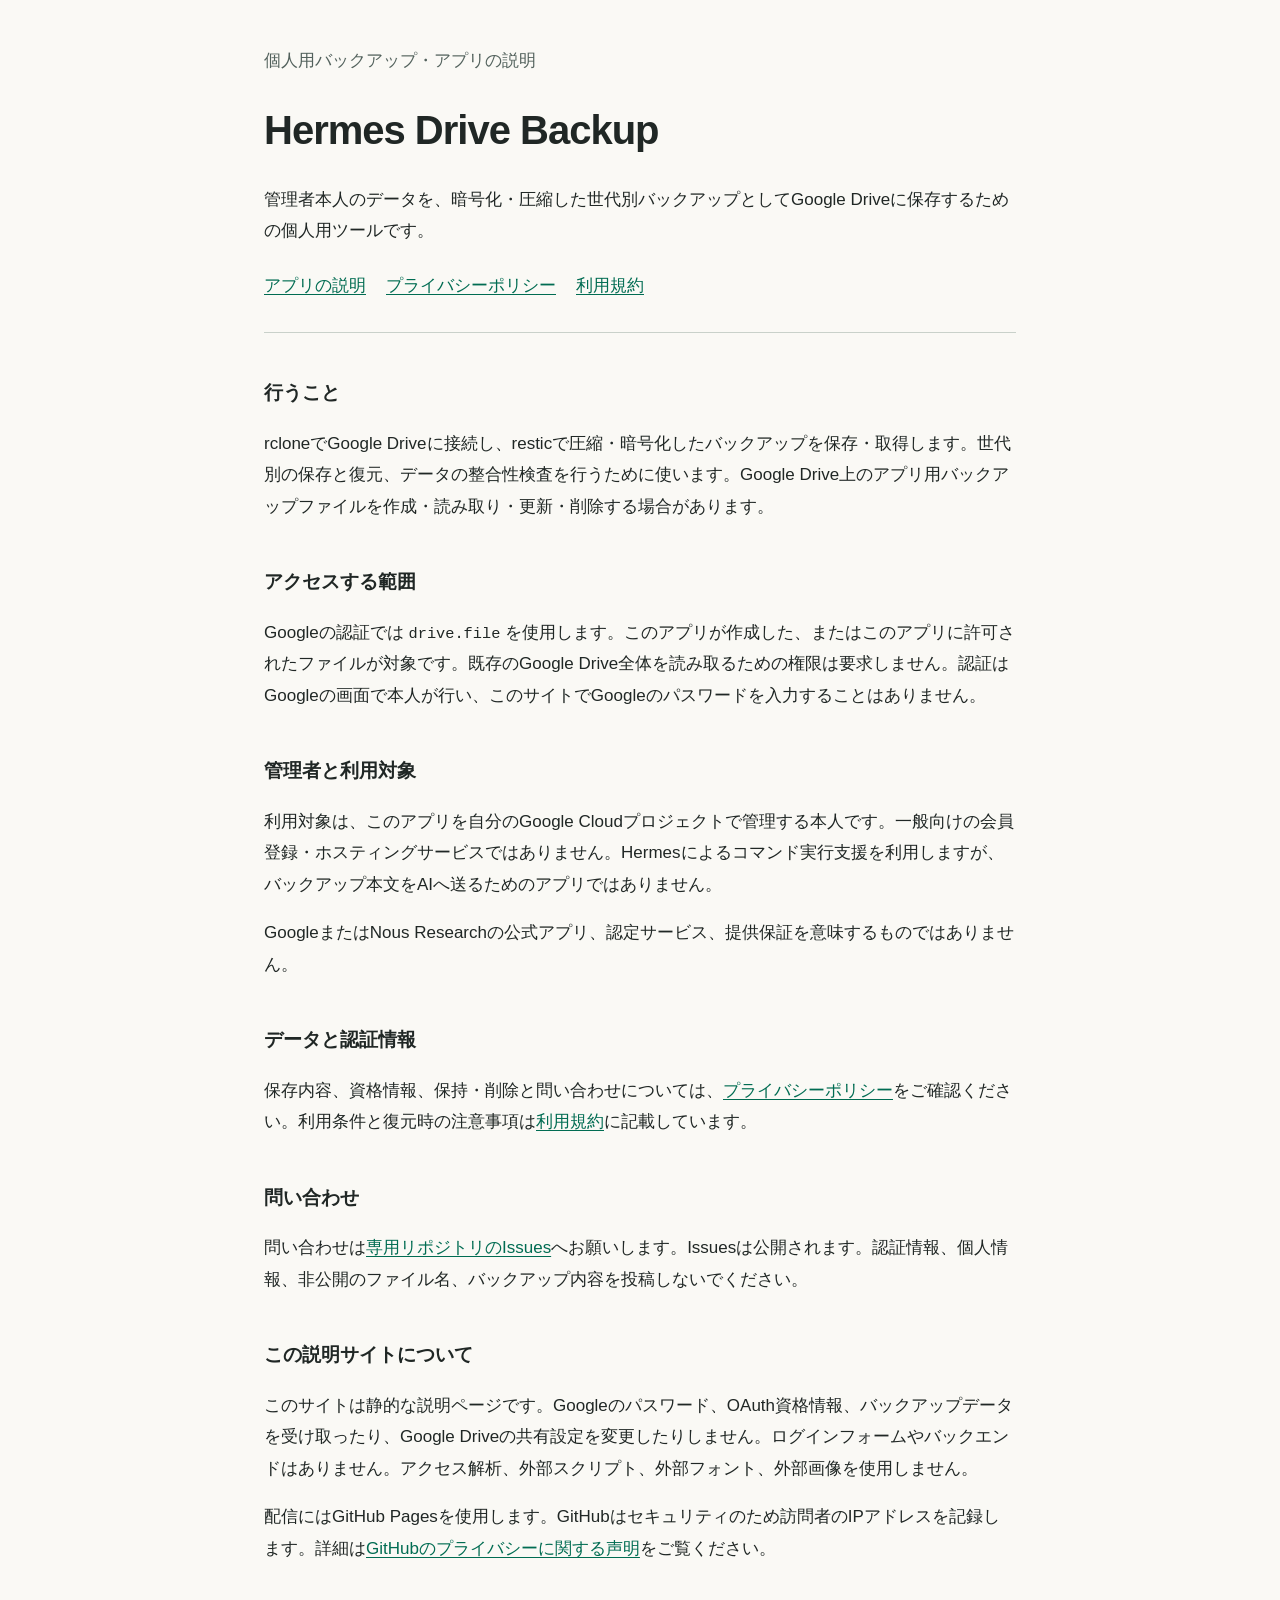
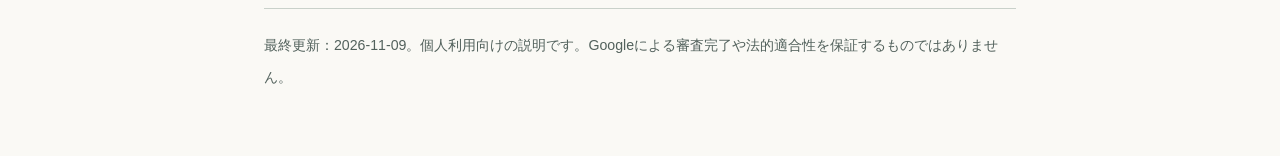
<file: index.html>
<!doctype html>
<html lang="ja"><head><meta charset="utf-8"><meta name="viewport" content="width=device-width,initial-scale=1"><title>Hermes Drive Backup — アプリの説明</title><meta name="robots" content="noindex,nofollow"><link rel="stylesheet" href="style.css"></head><body><main>
<header><p class="meta">個人用バックアップ・アプリの説明</p><h1>Hermes Drive Backup</h1><p>管理者本人のデータを、暗号化・圧縮した世代別バックアップとしてGoogle Driveに保存するための個人用ツールです。</p><nav aria-label="文書"><a href="index.html" aria-current="page">アプリの説明</a><a href="privacy.html">プライバシーポリシー</a><a href="terms.html">利用規約</a></nav></header>
<section><h2>行うこと</h2><p>rcloneでGoogle Driveに接続し、resticで圧縮・暗号化したバックアップを保存・取得します。世代別の保存と復元、データの整合性検査を行うために使います。Google Drive上のアプリ用バックアップファイルを作成・読み取り・更新・削除する場合があります。</p></section>
<section><h2>アクセスする範囲</h2><p>Googleの認証では <code>drive.file</code> を使用します。このアプリが作成した、またはこのアプリに許可されたファイルが対象です。既存のGoogle Drive全体を読み取るための権限は要求しません。認証はGoogleの画面で本人が行い、このサイトでGoogleのパスワードを入力することはありません。</p></section>
<section><h2>管理者と利用対象</h2><p>利用対象は、このアプリを自分のGoogle Cloudプロジェクトで管理する本人です。一般向けの会員登録・ホスティングサービスではありません。Hermesによるコマンド実行支援を利用しますが、バックアップ本文をAIへ送るためのアプリではありません。</p><p>GoogleまたはNous Researchの公式アプリ、認定サービス、提供保証を意味するものではありません。</p></section>
<section><h2>データと認証情報</h2><p>保存内容、資格情報、保持・削除と問い合わせについては、<a href="privacy.html">プライバシーポリシー</a>をご確認ください。利用条件と復元時の注意事項は<a href="terms.html">利用規約</a>に記載しています。</p></section>
<section><h2>問い合わせ</h2><p>問い合わせは<a href="https://github.com/ruwseid/hermes-drive-backup-site/issues">専用リポジトリのIssues</a>へお願いします。Issuesは公開されます。認証情報、個人情報、非公開のファイル名、バックアップ内容を投稿しないでください。</p></section>
<section><h2>この説明サイトについて</h2><p>このサイトは静的な説明ページです。Googleのパスワード、OAuth資格情報、バックアップデータを受け取ったり、Google Driveの共有設定を変更したりしません。ログインフォームやバックエンドはありません。アクセス解析、外部スクリプト、外部フォント、外部画像を使用しません。</p><p>配信にはGitHub Pagesを使用します。GitHubはセキュリティのため訪問者のIPアドレスを記録します。詳細は<a href="https://docs.github.com/en/site-policy/privacy-policies/github-general-privacy-statement">GitHubのプライバシーに関する声明</a>をご覧ください。</p></section>
<footer><small>最終更新：2026-11-09。個人利用向けの説明です。Googleによる審査完了や法的適合性を保証するものではありません。</small></footer></main></body></html>
</file>
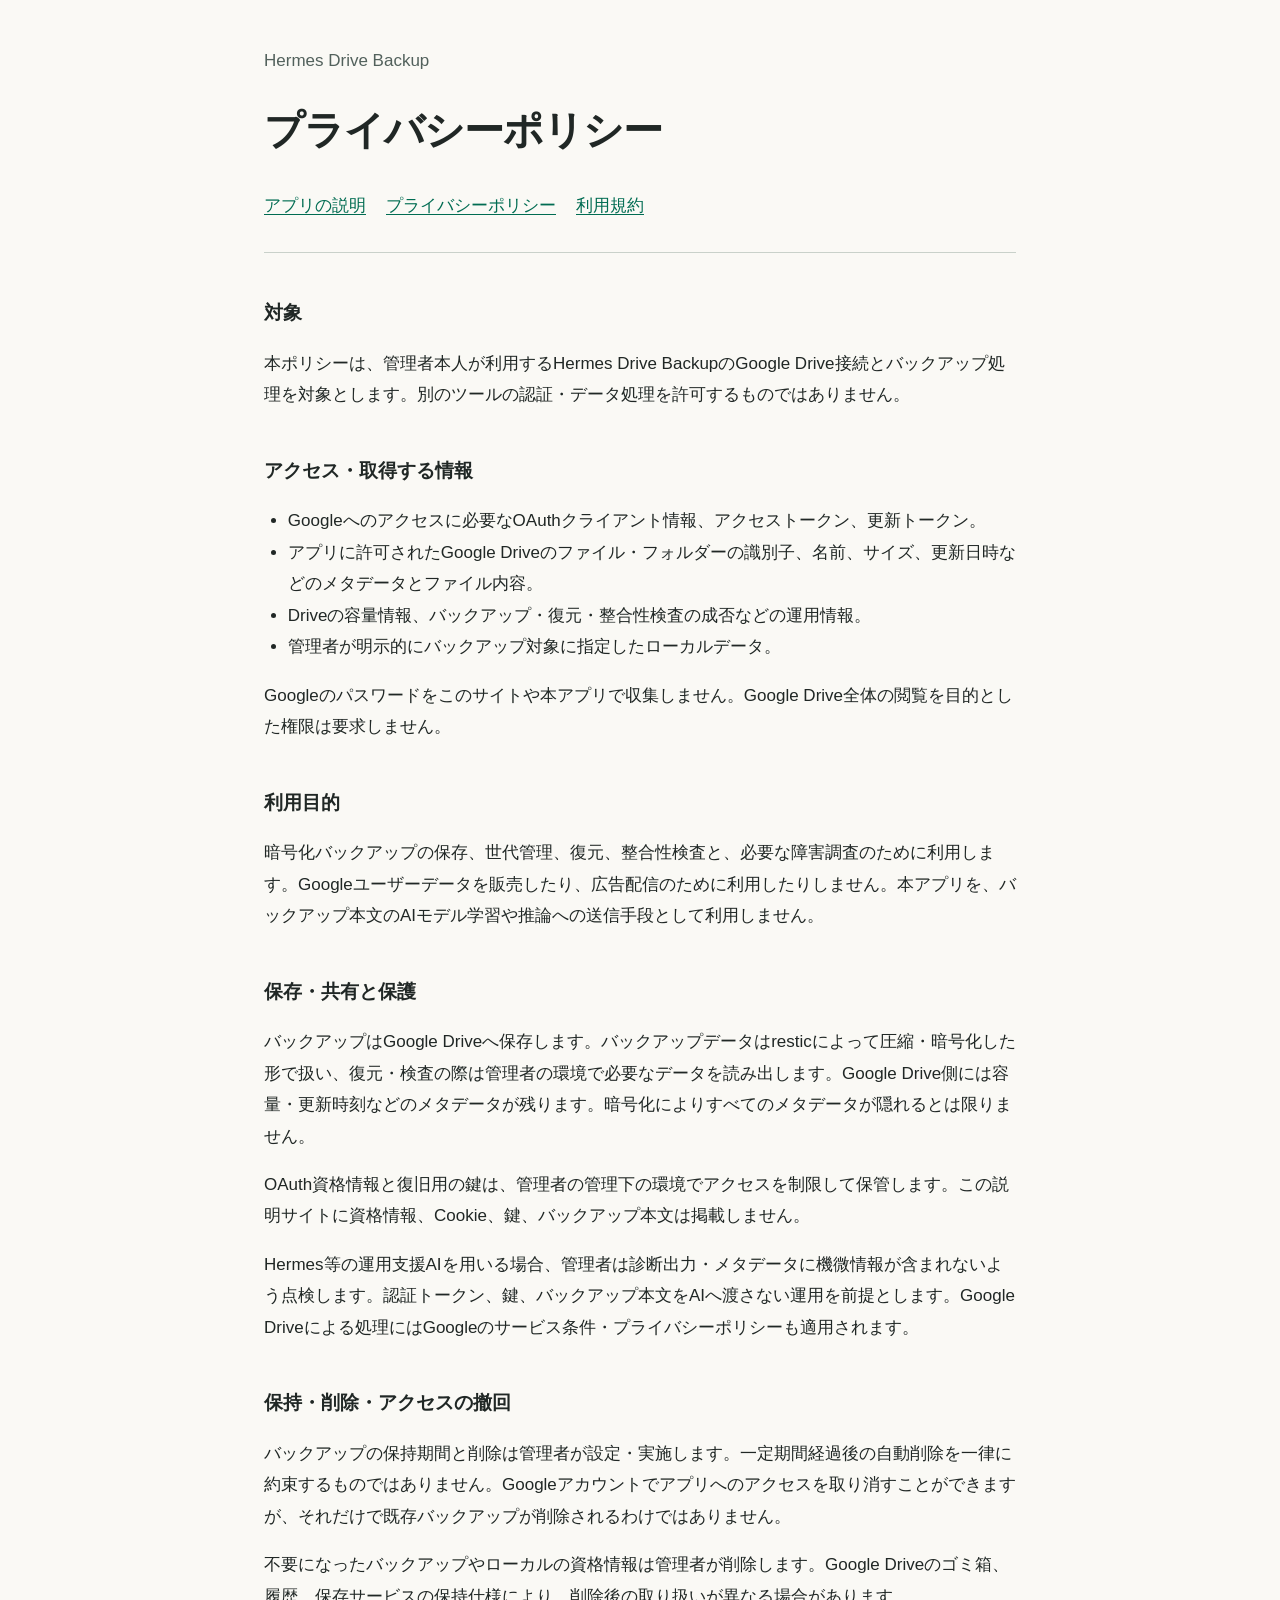
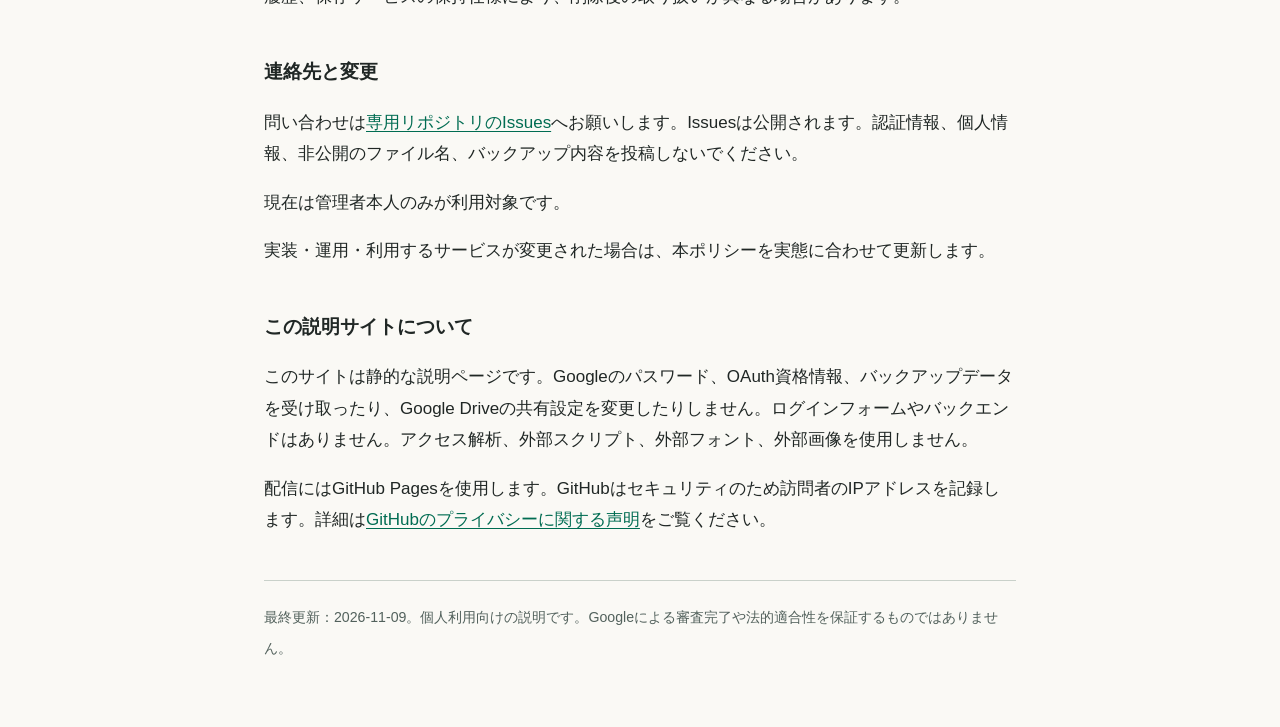
<file: privacy.html>
<!doctype html>
<html lang="ja"><head><meta charset="utf-8"><meta name="viewport" content="width=device-width,initial-scale=1"><title>プライバシーポリシー — Hermes Drive Backup</title><meta name="robots" content="noindex,nofollow"><link rel="stylesheet" href="style.css"></head><body><main>
<header><p class="meta">Hermes Drive Backup</p><h1>プライバシーポリシー</h1><nav aria-label="文書"><a href="index.html">アプリの説明</a><a href="privacy.html" aria-current="page">プライバシーポリシー</a><a href="terms.html">利用規約</a></nav></header>
<section><h2>対象</h2><p>本ポリシーは、管理者本人が利用するHermes Drive BackupのGoogle Drive接続とバックアップ処理を対象とします。別のツールの認証・データ処理を許可するものではありません。</p></section>
<section><h2>アクセス・取得する情報</h2><ul><li>Googleへのアクセスに必要なOAuthクライアント情報、アクセストークン、更新トークン。</li><li>アプリに許可されたGoogle Driveのファイル・フォルダーの識別子、名前、サイズ、更新日時などのメタデータとファイル内容。</li><li>Driveの容量情報、バックアップ・復元・整合性検査の成否などの運用情報。</li><li>管理者が明示的にバックアップ対象に指定したローカルデータ。</li></ul><p>Googleのパスワードをこのサイトや本アプリで収集しません。Google Drive全体の閲覧を目的とした権限は要求しません。</p></section>
<section><h2>利用目的</h2><p>暗号化バックアップの保存、世代管理、復元、整合性検査と、必要な障害調査のために利用します。Googleユーザーデータを販売したり、広告配信のために利用したりしません。本アプリを、バックアップ本文のAIモデル学習や推論への送信手段として利用しません。</p></section>
<section><h2>保存・共有と保護</h2><p>バックアップはGoogle Driveへ保存します。バックアップデータはresticによって圧縮・暗号化した形で扱い、復元・検査の際は管理者の環境で必要なデータを読み出します。Google Drive側には容量・更新時刻などのメタデータが残ります。暗号化によりすべてのメタデータが隠れるとは限りません。</p><p>OAuth資格情報と復旧用の鍵は、管理者の管理下の環境でアクセスを制限して保管します。この説明サイトに資格情報、Cookie、鍵、バックアップ本文は掲載しません。</p><p>Hermes等の運用支援AIを用いる場合、管理者は診断出力・メタデータに機微情報が含まれないよう点検します。認証トークン、鍵、バックアップ本文をAIへ渡さない運用を前提とします。Google Driveによる処理にはGoogleのサービス条件・プライバシーポリシーも適用されます。</p></section>
<section><h2>保持・削除・アクセスの撤回</h2><p>バックアップの保持期間と削除は管理者が設定・実施します。一定期間経過後の自動削除を一律に約束するものではありません。Googleアカウントでアプリへのアクセスを取り消すことができますが、それだけで既存バックアップが削除されるわけではありません。</p><p>不要になったバックアップやローカルの資格情報は管理者が削除します。Google Driveのゴミ箱、履歴、保存サービスの保持仕様により、削除後の取り扱いが異なる場合があります。</p></section>
<section><h2>連絡先と変更</h2><p>問い合わせは<a href="https://github.com/ruwseid/hermes-drive-backup-site/issues">専用リポジトリのIssues</a>へお願いします。Issuesは公開されます。認証情報、個人情報、非公開のファイル名、バックアップ内容を投稿しないでください。</p><p>現在は管理者本人のみが利用対象です。</p><p>実装・運用・利用するサービスが変更された場合は、本ポリシーを実態に合わせて更新します。</p></section>
<section><h2>この説明サイトについて</h2><p>このサイトは静的な説明ページです。Googleのパスワード、OAuth資格情報、バックアップデータを受け取ったり、Google Driveの共有設定を変更したりしません。ログインフォームやバックエンドはありません。アクセス解析、外部スクリプト、外部フォント、外部画像を使用しません。</p><p>配信にはGitHub Pagesを使用します。GitHubはセキュリティのため訪問者のIPアドレスを記録します。詳細は<a href="https://docs.github.com/en/site-policy/privacy-policies/github-general-privacy-statement">GitHubのプライバシーに関する声明</a>をご覧ください。</p></section>
<footer><small>最終更新：2026-11-09。個人利用向けの説明です。Googleによる審査完了や法的適合性を保証するものではありません。</small></footer></main></body></html>
</file>
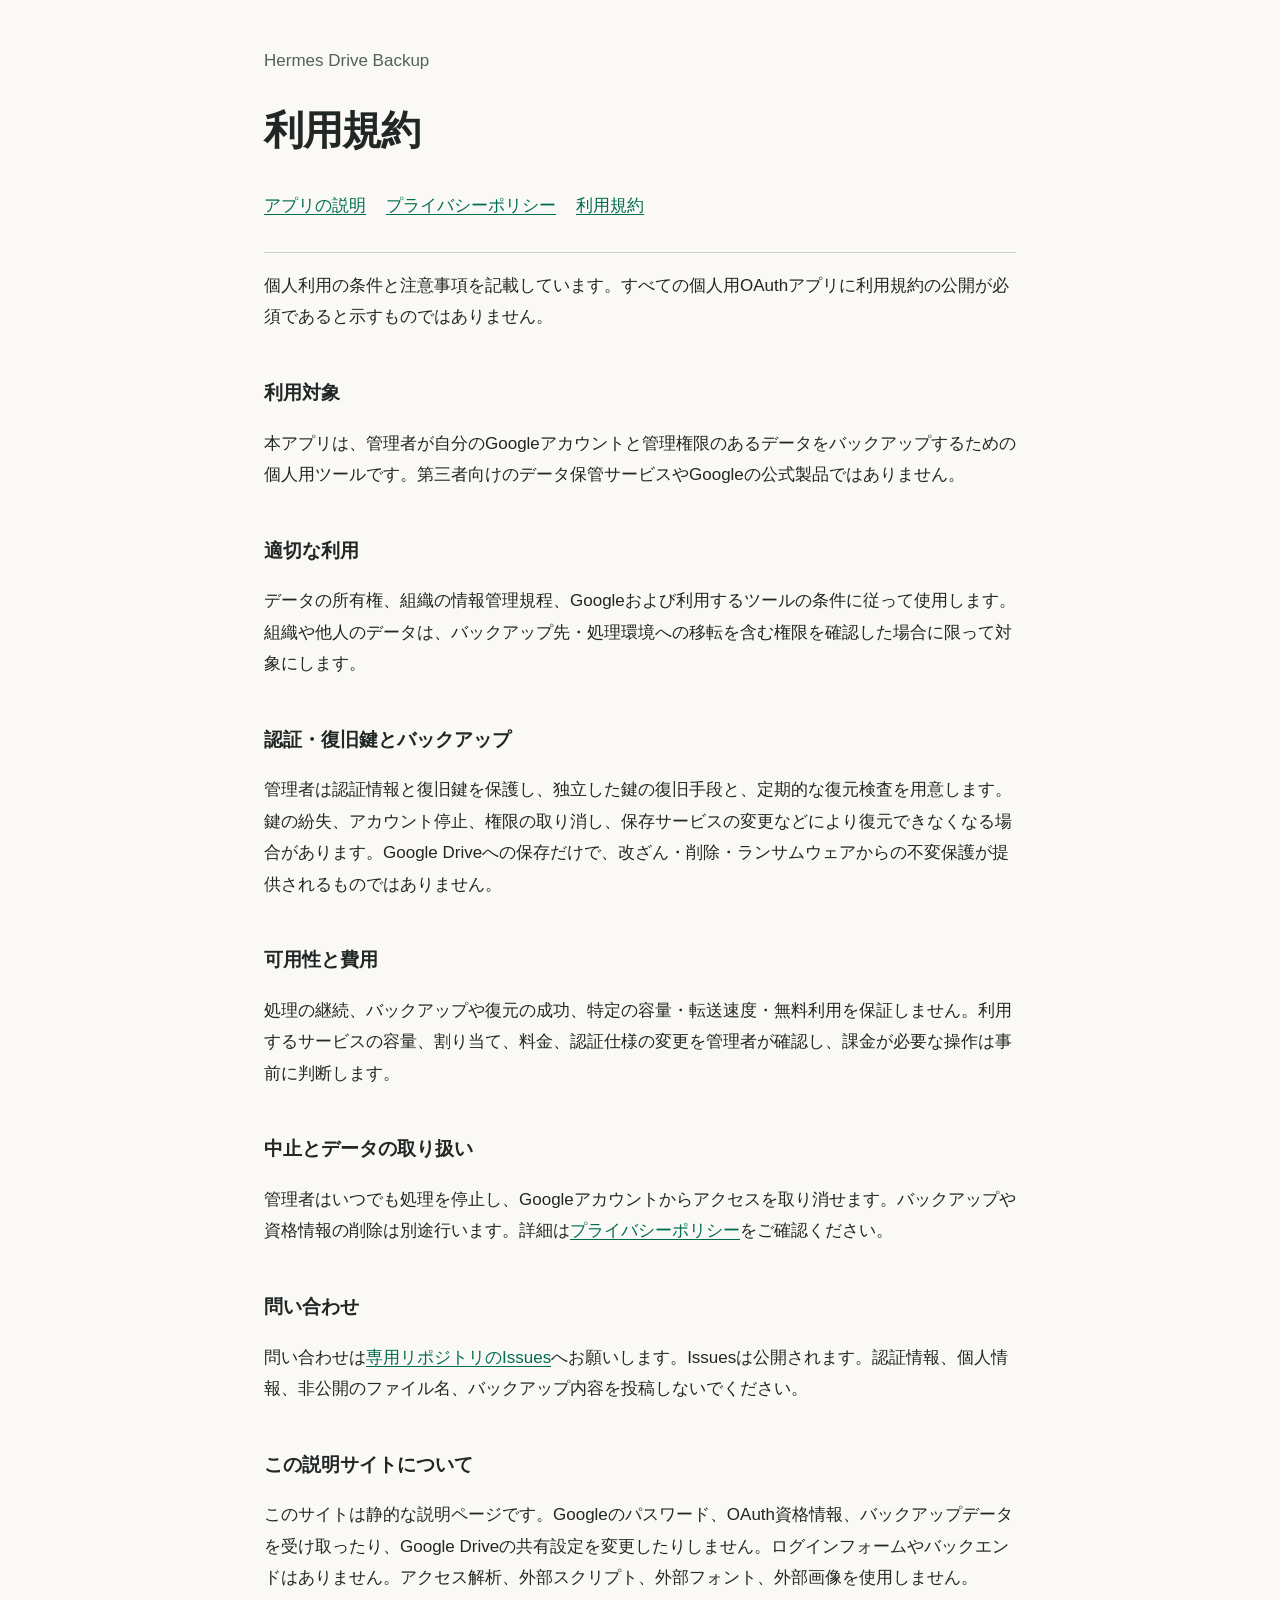
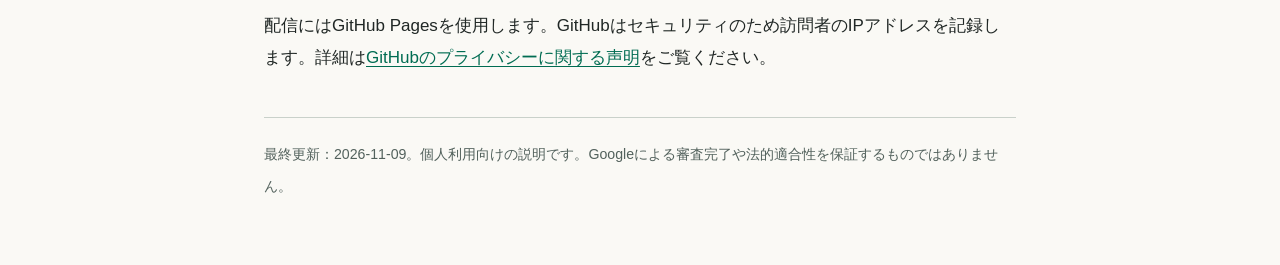
<file: terms.html>
<!doctype html>
<html lang="ja"><head><meta charset="utf-8"><meta name="viewport" content="width=device-width,initial-scale=1"><title>利用規約 — Hermes Drive Backup</title><meta name="robots" content="noindex,nofollow"><link rel="stylesheet" href="style.css"></head><body><main>
<header><p class="meta">Hermes Drive Backup</p><h1>利用規約</h1><nav aria-label="文書"><a href="index.html">アプリの説明</a><a href="privacy.html">プライバシーポリシー</a><a href="terms.html" aria-current="page">利用規約</a></nav></header>
<p>個人利用の条件と注意事項を記載しています。すべての個人用OAuthアプリに利用規約の公開が必須であると示すものではありません。</p>
<section><h2>利用対象</h2><p>本アプリは、管理者が自分のGoogleアカウントと管理権限のあるデータをバックアップするための個人用ツールです。第三者向けのデータ保管サービスやGoogleの公式製品ではありません。</p></section>
<section><h2>適切な利用</h2><p>データの所有権、組織の情報管理規程、Googleおよび利用するツールの条件に従って使用します。組織や他人のデータは、バックアップ先・処理環境への移転を含む権限を確認した場合に限って対象にします。</p></section>
<section><h2>認証・復旧鍵とバックアップ</h2><p>管理者は認証情報と復旧鍵を保護し、独立した鍵の復旧手段と、定期的な復元検査を用意します。鍵の紛失、アカウント停止、権限の取り消し、保存サービスの変更などにより復元できなくなる場合があります。Google Driveへの保存だけで、改ざん・削除・ランサムウェアからの不変保護が提供されるものではありません。</p></section>
<section><h2>可用性と費用</h2><p>処理の継続、バックアップや復元の成功、特定の容量・転送速度・無料利用を保証しません。利用するサービスの容量、割り当て、料金、認証仕様の変更を管理者が確認し、課金が必要な操作は事前に判断します。</p></section>
<section><h2>中止とデータの取り扱い</h2><p>管理者はいつでも処理を停止し、Googleアカウントからアクセスを取り消せます。バックアップや資格情報の削除は別途行います。詳細は<a href="privacy.html">プライバシーポリシー</a>をご確認ください。</p></section>
<section><h2>問い合わせ</h2><p>問い合わせは<a href="https://github.com/ruwseid/hermes-drive-backup-site/issues">専用リポジトリのIssues</a>へお願いします。Issuesは公開されます。認証情報、個人情報、非公開のファイル名、バックアップ内容を投稿しないでください。</p></section>
<section><h2>この説明サイトについて</h2><p>このサイトは静的な説明ページです。Googleのパスワード、OAuth資格情報、バックアップデータを受け取ったり、Google Driveの共有設定を変更したりしません。ログインフォームやバックエンドはありません。アクセス解析、外部スクリプト、外部フォント、外部画像を使用しません。</p><p>配信にはGitHub Pagesを使用します。GitHubはセキュリティのため訪問者のIPアドレスを記録します。詳細は<a href="https://docs.github.com/en/site-policy/privacy-policies/github-general-privacy-statement">GitHubのプライバシーに関する声明</a>をご覧ください。</p></section>
<footer><small>最終更新：2026-11-09。個人利用向けの説明です。Googleによる審査完了や法的適合性を保証するものではありません。</small></footer></main></body></html>
</file>
<file: style.css>
:root{color-scheme:light dark;--paper:#faf9f5;--ink:#202725;--muted:#52615c;--line:#c9d1ca;--link:#006c52;--notice:#eee6c9}*{box-sizing:border-box}body{margin:0;background:var(--paper);color:var(--ink);font:17px/1.85 'Hiragino Kaku Gothic ProN','Yu Gothic',sans-serif}main{max-width:800px;margin:0 auto;padding:28px 24px 64px}header{border-bottom:1px solid var(--line);padding-bottom:24px}h1{font-size:clamp(1.8rem,5vw,2.5rem);line-height:1.35;letter-spacing:-.025em}h2{font-size:1.2rem;margin-top:2.2em}a{color:var(--link);text-underline-offset:.2em}a:focus-visible{outline:3px solid var(--link);outline-offset:4px}nav{display:flex;flex-wrap:wrap;gap:8px 20px}nav a{display:inline-flex;align-items:center;min-height:44px}small,.meta{color:var(--muted)}.draft{background:var(--notice);padding:12px 16px;font-size:.9rem}ul{padding-left:1.4em}footer{margin-top:44px;padding-top:20px;border-top:1px solid var(--line)}code{font-family:ui-monospace,monospace;font-size:.9em} @media(prefers-color-scheme:dark){:root{--paper:#181d1a;--ink:#e5ebe4;--muted:#a8b8ae;--line:#435148;--link:#91d8ba;--notice:#37351e}}@media print{body{background:white;color:black;font-size:12pt}main{padding:0}.draft{border:1px solid black;background:none}a{color:black}}
</file>
